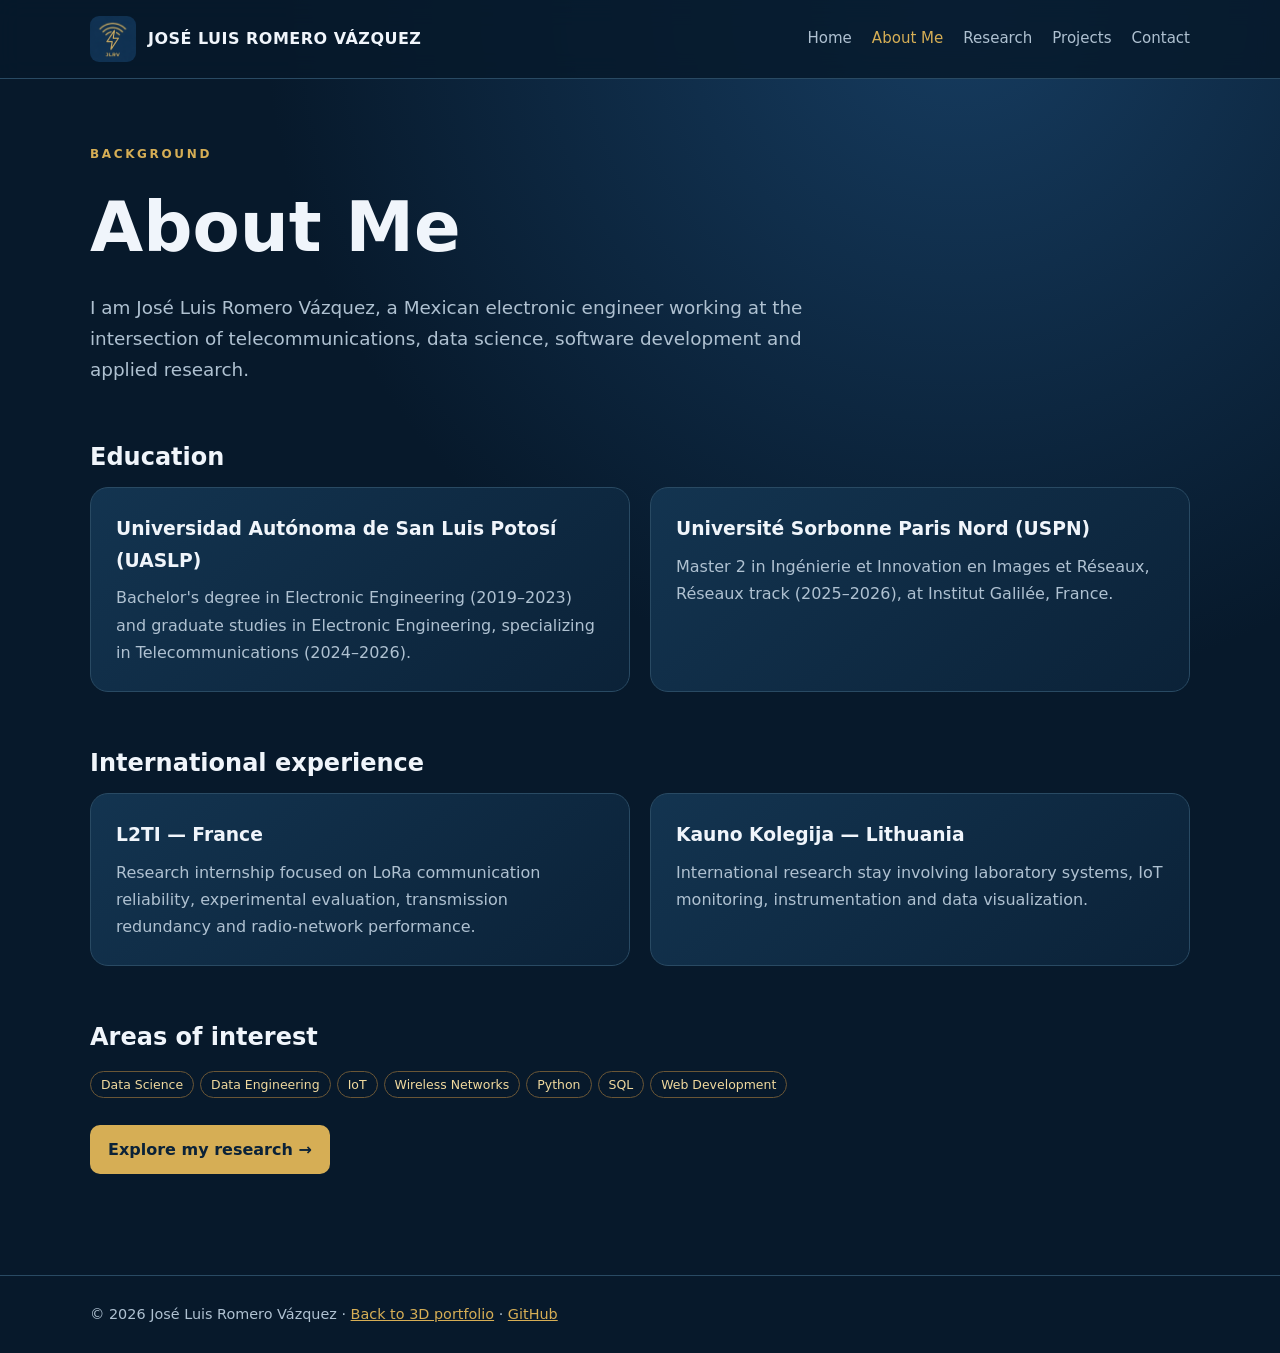
<file: about.html>
<!doctype html>
<html lang="en"><head><meta charset="utf-8"><meta name="viewport" content="width=device-width, initial-scale=1">
<title>About Me | Electronic Engineer and Researcher | José Luis Romero Vázquez</title>
<meta name="description" content="Learn about José Luis Romero Vázquez, his academic background at UASLP and Université Sorbonne Paris Nord, and his international engineering research experience."><meta name="robots" content="index,follow">
<link rel="canonical" href="https://joseluisromerovazquez.lat/about.html"><link rel="icon" href="/favicon-48.png" sizes="any"><link rel="icon" href="/favicon-48.png" type="image/png" sizes="48x48"><link rel="icon" href="/favicon-192.png" type="image/png" sizes="192x192">
<meta property="og:type" content="website"><meta property="og:title" content="About Me — Electronic Engineer and Researcher | José Luis Romero Vázquez"><meta property="og:description" content="Learn about José Luis Romero Vázquez, his academic background at UASLP and Université Sorbonne Paris Nord, and his international engineering research experience."><meta property="og:url" content="https://joseluisromerovazquez.lat/about.html"><meta property="og:image" content="https://joseluisromerovazquez.lat/Logo2.png"><meta name="twitter:card" content="summary">
<link rel="stylesheet" href="/styles.css"><script type="application/ld+json">{"@context":"https://schema.org","@type":"WebPage","name":"About Me — Electronic Engineer and Researcher","url":"https://joseluisromerovazquez.lat/about.html","description":"Learn about José Luis Romero Vázquez, his academic background at UASLP and Université Sorbonne Paris Nord, and his international engineering research experience.","isPartOf":{"@type":"WebSite","url":"https://joseluisromerovazquez.lat/","name":"José Luis Romero Vázquez"},"about":{"@type":"Person","@id":"https://joseluisromerovazquez.lat/#person","name":"José Luis Romero Vázquez"}}</script></head>
<body><header><div class="wrap nav"><a class="brand" href="/"><img src="/favicon-96.png" alt="JLRV logo" width="46" height="46"><span>JOSÉ LUIS ROMERO VÁZQUEZ</span></a><nav aria-label="Main navigation"><a href="/">Home</a><a href="/about.html" aria-current="page">About Me</a><a href="/research.html">Research</a><a href="/projects.html">Projects</a><a href="/contact.html">Contact</a></nav></div></header>
<main class="wrap"><div class="eyebrow">Background</div><h1>About Me</h1><p class="intro">I am José Luis Romero Vázquez, a Mexican electronic engineer working at the intersection of telecommunications, data science, software development and applied research.</p><section class="section"><h2>Education</h2><div class="grid"><article class="card"><h3>Universidad Autónoma de San Luis Potosí (UASLP)</h3><p>Bachelor's degree in Electronic Engineering (2019–2023) and graduate studies in Electronic Engineering, specializing in Telecommunications (2024–2026).</p></article><article class="card"><h3>Université Sorbonne Paris Nord (USPN)</h3><p>Master 2 in Ingénierie et Innovation en Images et Réseaux, Réseaux track (2025–2026), at Institut Galilée, France.</p></article></div></section><section class="section"><h2>International experience</h2><div class="grid"><article class="card"><h3>L2TI — France</h3><p>Research internship focused on LoRa communication reliability, experimental evaluation, transmission redundancy and radio-network performance.</p></article><article class="card"><h3>Kauno Kolegija — Lithuania</h3><p>International research stay involving laboratory systems, IoT monitoring, instrumentation and data visualization.</p></article></div></section><section class="section"><h2>Areas of interest</h2><p><span class="tag">Data Science</span><span class="tag">Data Engineering</span><span class="tag">IoT</span><span class="tag">Wireless Networks</span><span class="tag">Python</span><span class="tag">SQL</span><span class="tag">Web Development</span></p><a class="button" href="/research.html">Explore my research →</a></section></main>
<footer><div class="wrap">© 2026 José Luis Romero Vázquez · <a href="/">Back to 3D portfolio</a> · <a href="https://github.com/0311869uaslp-a11y" rel="me noopener noreferrer">GitHub</a></div></footer></body></html>
</file>
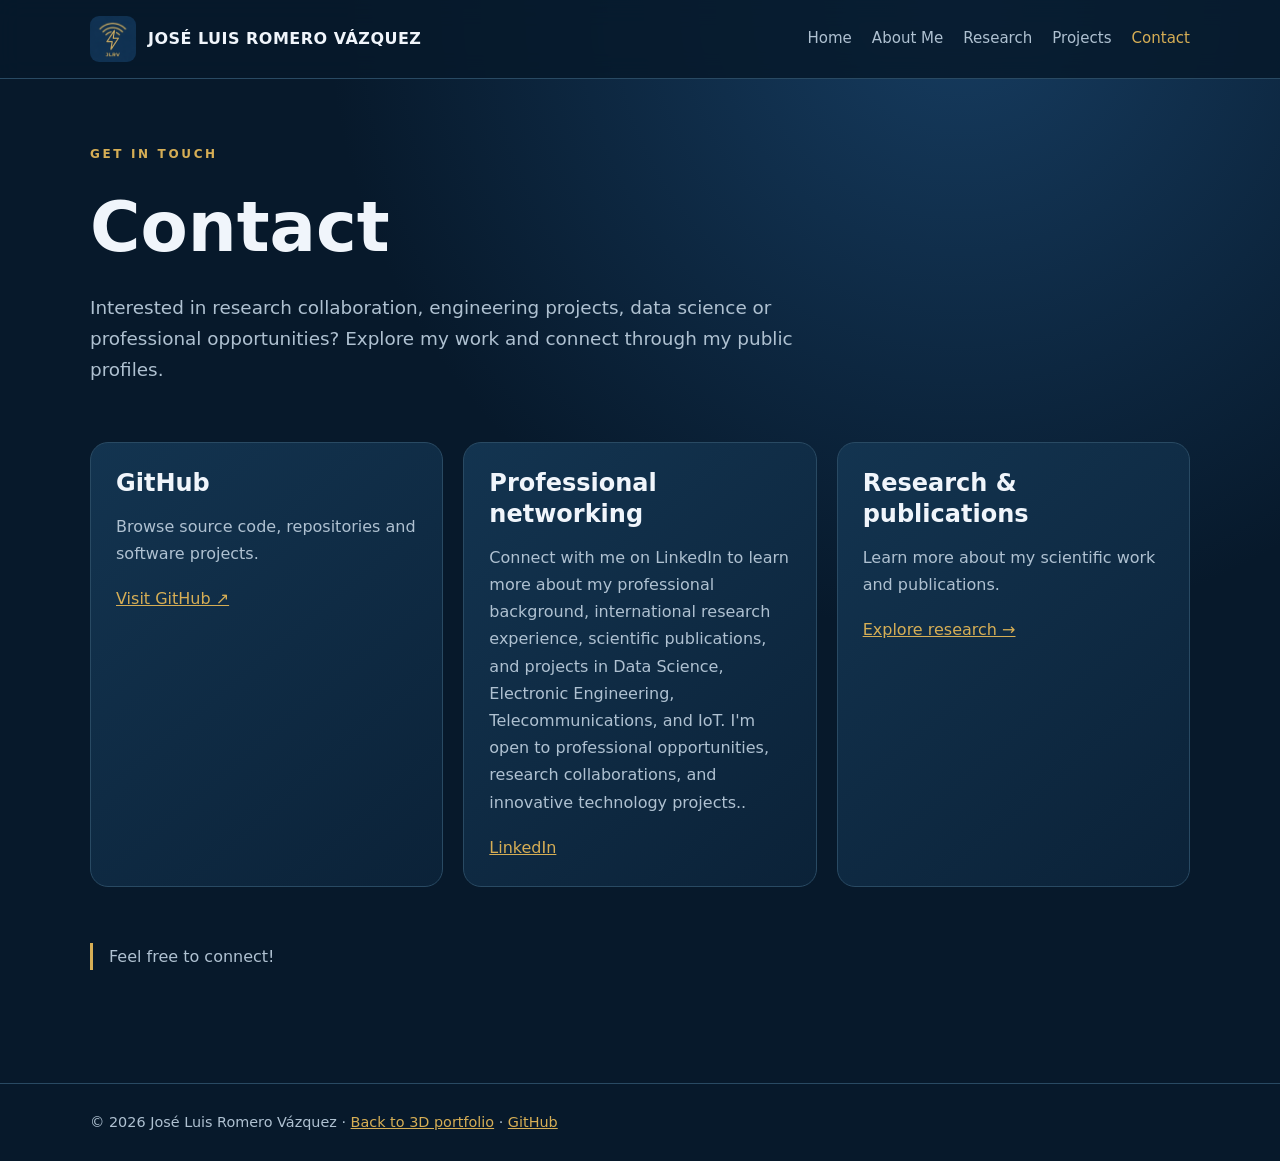
<file: contact.html>
<!doctype html>
<html lang="en"><head><meta charset="utf-8"><meta name="viewport" content="width=device-width, initial-scale=1">
<title>Contact &amp; Professional Profiles | José Luis Romero Vázquez</title>
<meta name="description" content="Contact José Luis Romero Vázquez and find his GitHub profile, research portfolio and professional information."><meta name="robots" content="index,follow">
<link rel="canonical" href="https://joseluisromerovazquez.lat/contact.html"><link rel="icon" href="/favicon-48.png" sizes="any"><link rel="icon" href="/favicon-48.png" type="image/png" sizes="48x48"><link rel="icon" href="/favicon-192.png" type="image/png" sizes="192x192">
<meta property="og:type" content="website"><meta property="og:title" content="Contact &amp; Professional Profiles | José Luis Romero Vázquez"><meta property="og:description" content="Contact José Luis Romero Vázquez and find his GitHub profile, research portfolio and professional information."><meta property="og:url" content="https://joseluisromerovazquez.lat/contact.html"><meta property="og:image" content="https://joseluisromerovazquez.lat/Logo2.png"><meta name="twitter:card" content="summary">
<link rel="stylesheet" href="/styles.css"><script type="application/ld+json">{"@context":"https://schema.org","@type":"WebPage","name":"Contact & Professional Profiles","url":"https://joseluisromerovazquez.lat/contact.html","description":"Contact José Luis Romero Vázquez and find his GitHub profile, research portfolio and professional information.","isPartOf":{"@type":"WebSite","url":"https://joseluisromerovazquez.lat/","name":"José Luis Romero Vázquez"},"about":{"@type":"Person","@id":"https://joseluisromerovazquez.lat/#person","name":"José Luis Romero Vázquez"}}</script></head>
<body><header><div class="wrap nav"><a class="brand" href="/"><img src="/favicon-96.png" alt="JLRV logo" width="46" height="46"><span>JOSÉ LUIS ROMERO VÁZQUEZ</span></a><nav aria-label="Main navigation"><a href="/">Home</a><a href="/about.html">About Me</a><a href="/research.html">Research</a><a href="/projects.html">Projects</a><a href="/contact.html" aria-current="page">Contact</a></nav></div></header>
<main class="wrap"><div class="eyebrow">Get in touch</div><h1>Contact</h1><p class="intro">Interested in research collaboration, engineering projects, data science or professional opportunities? Explore my work and connect through my public profiles.</p><section class="section"><div class="grid"><article class="card"><h2>GitHub</h2><p>Browse source code, repositories and software projects.</p><a href="https://github.com/0311869uaslp-a11y" rel="me noopener noreferrer">Visit GitHub ↗</a></article><article class="card"><h2>Professional networking</h2><p>Connect with me on LinkedIn to learn more about my professional background, international research experience, scientific publications, and projects in Data Science, Electronic Engineering, Telecommunications, and IoT. I'm open to professional opportunities, research collaborations, and innovative technology projects..</p><a href="www.linkedin.com/in/josé-luis-romero-vázquez-486569209">LinkedIn</a></article><article class="card"><h2>Research & publications</h2><p>Learn more about my scientific work and publications.</p><a href="/research.html">Explore research →</a></article></div></section><section class="section"><p class="note">Feel free to connect!</p></section></main>
<footer><div class="wrap">© 2026 José Luis Romero Vázquez · <a href="/">Back to 3D portfolio</a> · <a href="https://github.com/0311869uaslp-a11y" rel="me noopener noreferrer">GitHub</a></div></footer></body></html>
</file>
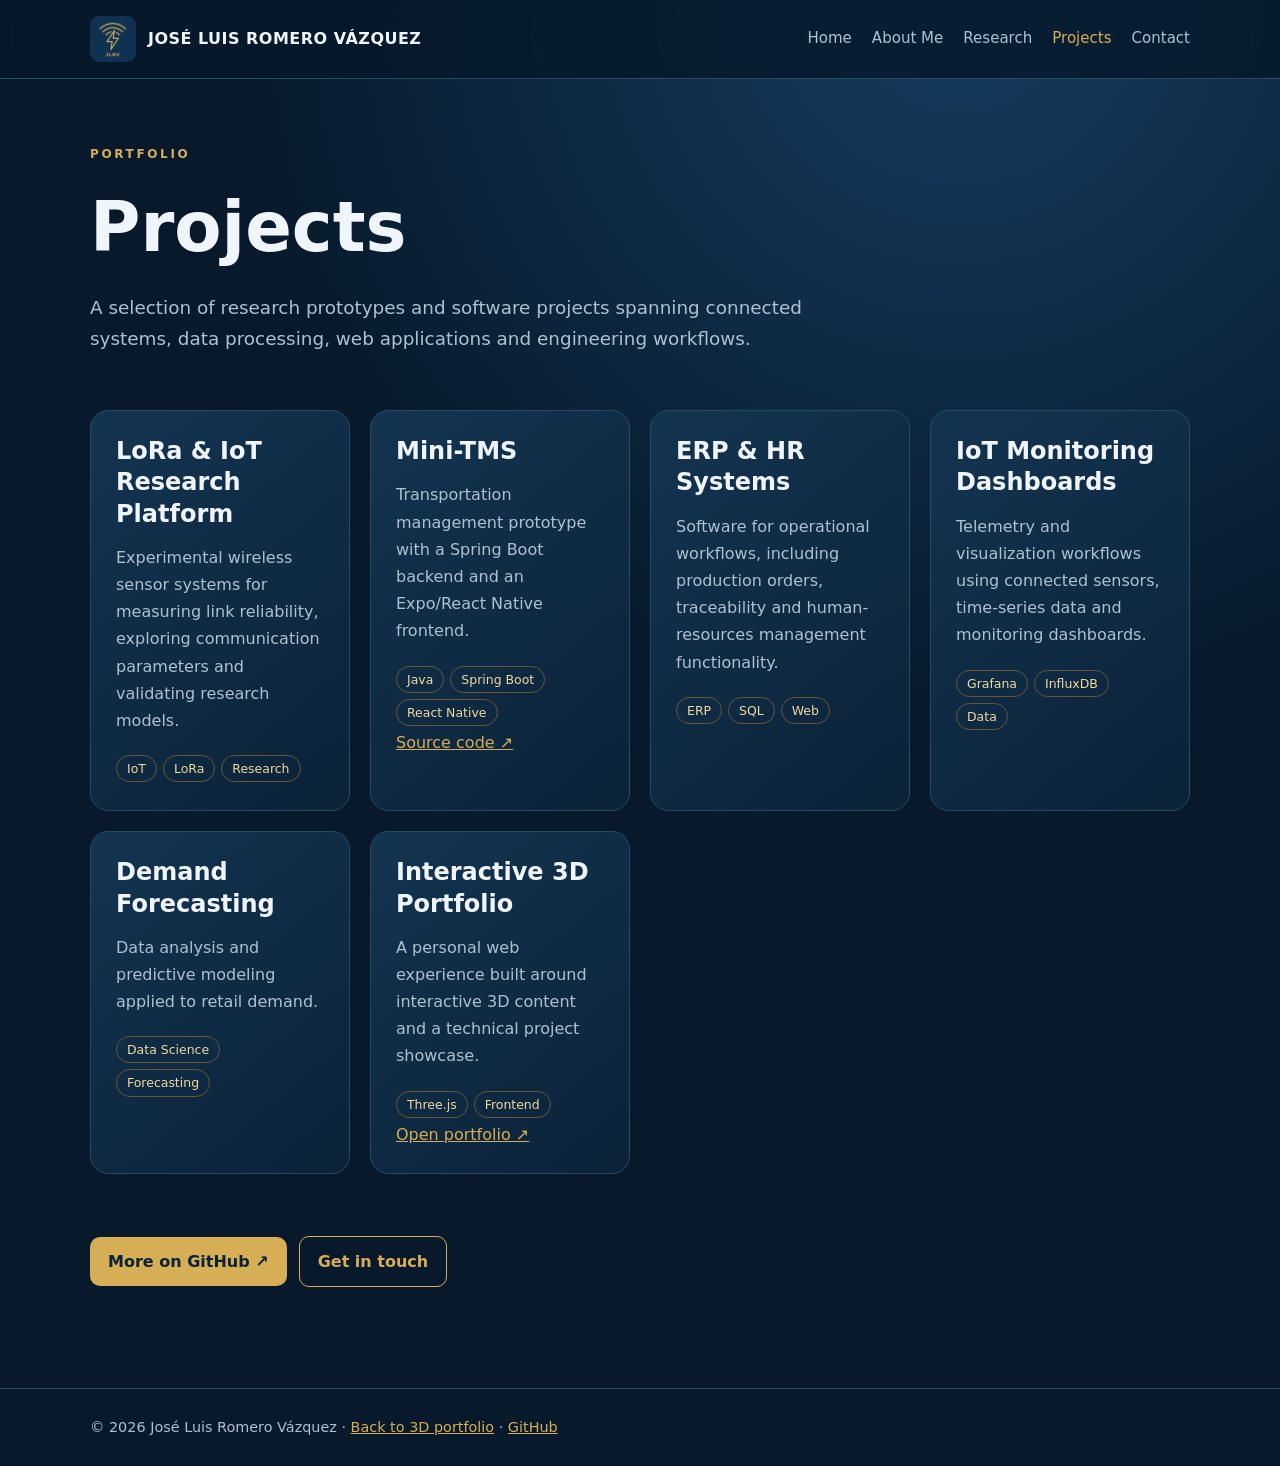
<file: projects.html>
<!doctype html>
<html lang="en"><head><meta charset="utf-8"><meta name="viewport" content="width=device-width, initial-scale=1">
<title>Engineering &amp; Data Projects | José Luis Romero Vázquez</title>
<meta name="description" content="Explore José Luis Romero Vázquez’s engineering, data science, IoT, software development and automation projects, with links to code and demonstrations."><meta name="robots" content="index,follow">
<link rel="canonical" href="https://joseluisromerovazquez.lat/projects.html"><link rel="icon" href="/favicon.ico" sizes="any"><link rel="icon" href="/favicon-48.png" type="image/png" sizes="48x48"><link rel="icon" href="/favicon-192.png" type="image/png" sizes="192x192">
<meta property="og:type" content="website"><meta property="og:title" content="Engineering &amp; Data Projects | José Luis Romero Vázquez"><meta property="og:description" content="Explore José Luis Romero Vázquez’s engineering, data science, IoT, software development and automation projects, with links to code and demonstrations."><meta property="og:url" content="https://joseluisromerovazquez.lat/projects.html"><meta property="og:image" content="https://joseluisromerovazquez.lat/Logo2.png"><meta name="twitter:card" content="summary">
<link rel="stylesheet" href="/styles.css"><script type="application/ld+json">{"@context":"https://schema.org","@type":"WebPage","name":"Engineering & Data Projects","url":"https://joseluisromerovazquez.lat/projects.html","description":"Explore José Luis Romero Vázquez’s engineering, data science, IoT, software development and automation projects, with links to code and demonstrations.","isPartOf":{"@type":"WebSite","url":"https://joseluisromerovazquez.lat/","name":"José Luis Romero Vázquez"},"about":{"@type":"Person","@id":"https://joseluisromerovazquez.lat/#person","name":"José Luis Romero Vázquez"}}</script></head>
<body><header><div class="wrap nav"><a class="brand" href="/"><img src="/favicon-96.png" alt="JLRV logo" width="46" height="46"><span>JOSÉ LUIS ROMERO VÁZQUEZ</span></a><nav aria-label="Main navigation"><a href="/">Home</a><a href="/about.html">About Me</a><a href="/research.html">Research</a><a href="/projects.html" aria-current="page">Projects</a><a href="/contact.html">Contact</a></nav></div></header>
<main class="wrap"><div class="eyebrow">Portfolio</div><h1>Projects</h1><p class="intro">A selection of research prototypes and software projects spanning connected systems, data processing, web applications and engineering workflows.</p><section class="section"><div class="grid"><article class="card"><h2>LoRa & IoT Research Platform</h2><p>Experimental wireless sensor systems for measuring link reliability, exploring communication parameters and validating research models.</p><span class="tag">IoT</span><span class="tag">LoRa</span><span class="tag">Research</span></article><article class="card"><h2>Mini-TMS</h2><p>Transportation management prototype with a Spring Boot backend and an Expo/React Native frontend.</p><span class="tag">Java</span><span class="tag">Spring Boot</span><span class="tag">React Native</span><p><a href="https://github.com/0311869uaslp-a11y/mini-tms" rel="noopener noreferrer">Source code ↗</a></p></article><article class="card"><h2>ERP & HR Systems</h2><p>Software for operational workflows, including production orders, traceability and human-resources management functionality.</p><span class="tag">ERP</span><span class="tag">SQL</span><span class="tag">Web</span></article><article class="card"><h2>IoT Monitoring Dashboards</h2><p>Telemetry and visualization workflows using connected sensors, time-series data and monitoring dashboards.</p><span class="tag">Grafana</span><span class="tag">InfluxDB</span><span class="tag">Data</span></article><article class="card"><h2>Demand Forecasting</h2><p>Data analysis and predictive modeling applied to retail demand.</p><span class="tag">Data Science</span><span class="tag">Forecasting</span></article><article class="card"><h2>Interactive 3D Portfolio</h2><p>A personal web experience built around interactive 3D content and a technical project showcase.</p><span class="tag">Three.js</span><span class="tag">Frontend</span><p><a href="/">Open portfolio ↗</a></p></article></div></section><section class="section"><a class="button" href="https://github.com/0311869uaslp-a11y" rel="noopener noreferrer">More on GitHub ↗</a><a class="button secondary" href="/contact.html">Get in touch</a></section></main>
<footer><div class="wrap">© 2026 José Luis Romero Vázquez · <a href="/">Back to 3D portfolio</a> · <a href="https://github.com/0311869uaslp-a11y" rel="me noopener noreferrer">GitHub</a></div></footer></body></html>
</file>
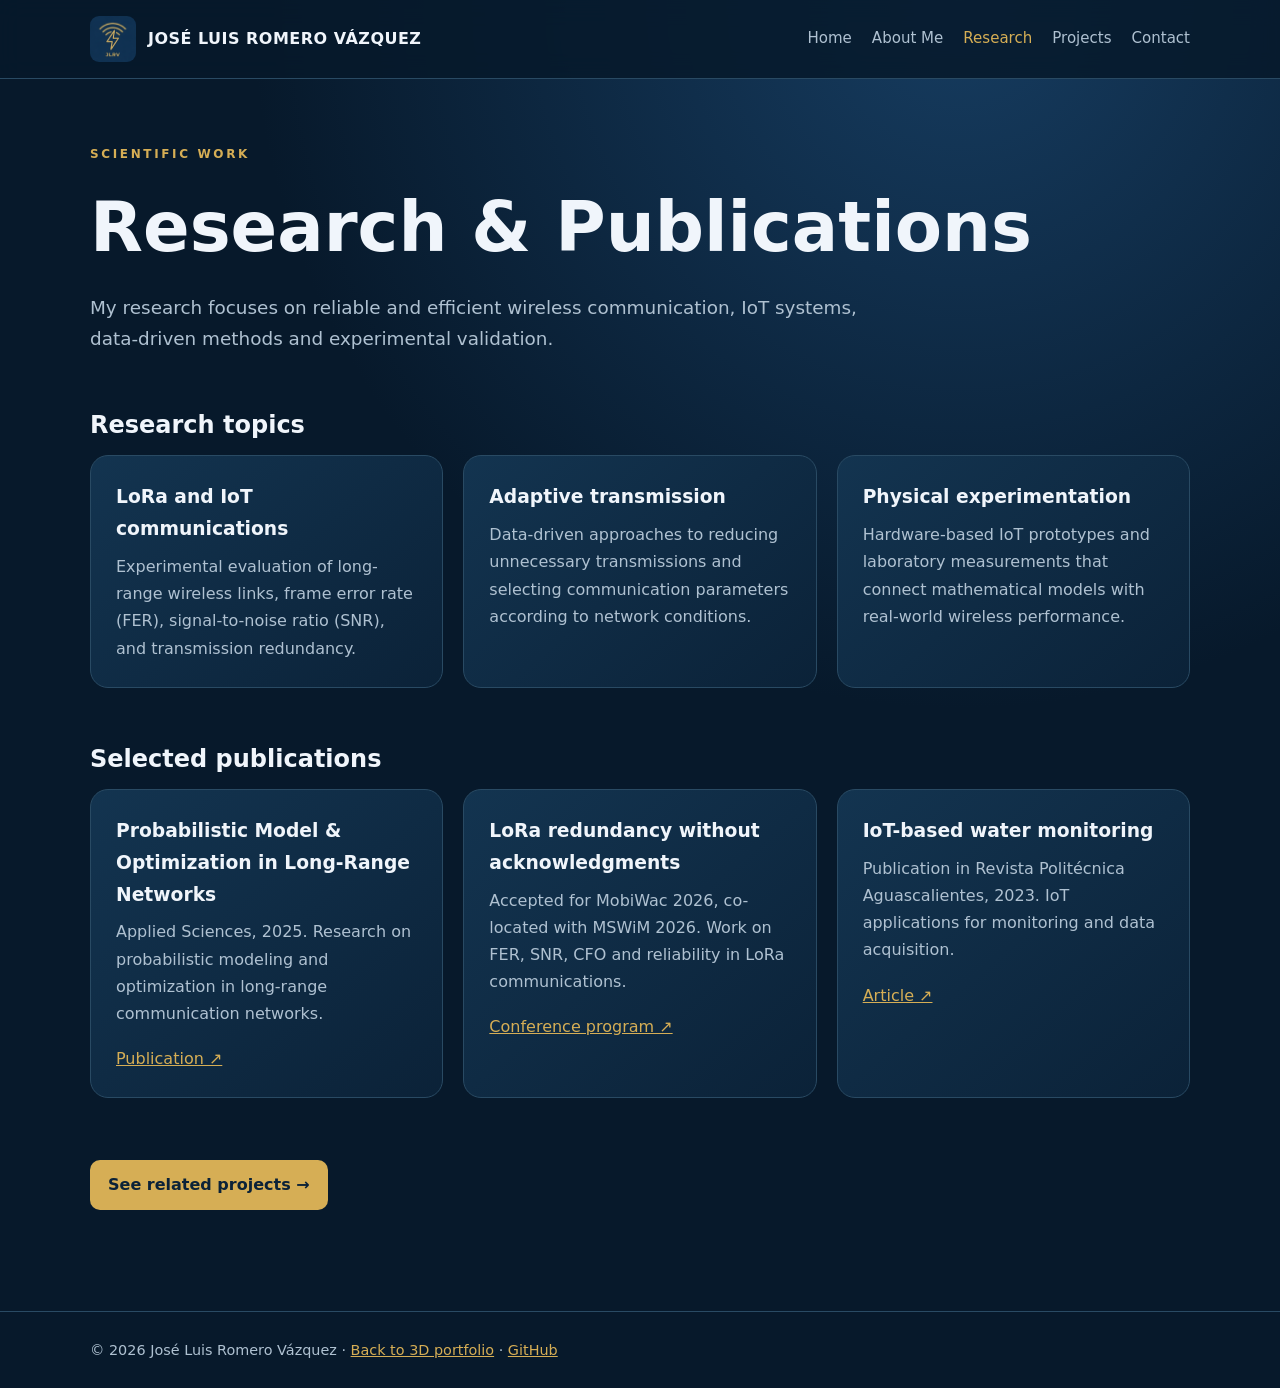
<file: research.html>
<!doctype html>
<html lang="en"><head><meta charset="utf-8"><meta name="viewport" content="width=device-width, initial-scale=1">
<title>Research &amp; Publications | José Luis Romero Vázquez</title>
<meta name="description" content="Explore José Luis Romero Vázquez’s scientific research on LoRa, IoT, wireless networks, experimental communications and data-driven optimization."><meta name="robots" content="index,follow">
<link rel="canonical" href="https://joseluisromerovazquez.lat/research.html"><link rel="icon" href="/favicon.ico" sizes="any"><link rel="icon" href="/favicon-48.png" type="image/png" sizes="48x48"><link rel="icon" href="/favicon-192.png" type="image/png" sizes="192x192">
<meta property="og:type" content="website"><meta property="og:title" content="Research &amp; Publications | José Luis Romero Vázquez"><meta property="og:description" content="Explore José Luis Romero Vázquez’s scientific research on LoRa, IoT, wireless networks, experimental communications and data-driven optimization."><meta property="og:url" content="https://joseluisromerovazquez.lat/research.html"><meta property="og:image" content="https://joseluisromerovazquez.lat/Logo2.png"><meta name="twitter:card" content="summary">
<link rel="stylesheet" href="/styles.css"><script type="application/ld+json">{"@context":"https://schema.org","@type":"WebPage","name":"Research & Publications","url":"https://joseluisromerovazquez.lat/research.html","description":"Explore José Luis Romero Vázquez’s scientific research on LoRa, IoT, wireless networks, experimental communications and data-driven optimization.","isPartOf":{"@type":"WebSite","url":"https://joseluisromerovazquez.lat/","name":"José Luis Romero Vázquez"},"about":{"@type":"Person","@id":"https://joseluisromerovazquez.lat/#person","name":"José Luis Romero Vázquez"}}</script></head>
<body><header><div class="wrap nav"><a class="brand" href="/"><img src="/favicon-96.png" alt="JLRV logo" width="46" height="46"><span>JOSÉ LUIS ROMERO VÁZQUEZ</span></a><nav aria-label="Main navigation"><a href="/">Home</a><a href="/about.html">About Me</a><a href="/research.html" aria-current="page">Research</a><a href="/projects.html">Projects</a><a href="/contact.html">Contact</a></nav></div></header>
<main class="wrap"><div class="eyebrow">Scientific work</div><h1>Research & Publications</h1><p class="intro">My research focuses on reliable and efficient wireless communication, IoT systems, data-driven methods and experimental validation.</p><section class="section"><h2>Research topics</h2><div class="grid"><article class="card"><h3>LoRa and IoT communications</h3><p>Experimental evaluation of long-range wireless links, frame error rate (FER), signal-to-noise ratio (SNR), and transmission redundancy.</p></article><article class="card"><h3>Adaptive transmission</h3><p>Data-driven approaches to reducing unnecessary transmissions and selecting communication parameters according to network conditions.</p></article><article class="card"><h3>Physical experimentation</h3><p>Hardware-based IoT prototypes and laboratory measurements that connect mathematical models with real-world wireless performance.</p></article></div></section><section class="section"><h2>Selected publications</h2><div class="grid"><article class="card"><h3>Probabilistic Model & Optimization in Long-Range Networks</h3><p>Applied Sciences, 2025. Research on probabilistic modeling and optimization in long-range communication networks.</p><a href="https://www.mdpi.com/2076-3417/15/4/1873">Publication ↗</a></article><article class="card"><h3>LoRa redundancy without acknowledgments</h3><p>Accepted for MobiWac 2026, co-located with MSWiM 2026. Work on FER, SNR, CFO and reliability in LoRa communications.</p><a href="https://mswimconf.com/2026/program.html#S1571061015" rel="noopener noreferrer">Conference program ↗</a></article><article class="card"><h3>IoT-based water monitoring</h3><p>Publication in Revista Politécnica Aguascalientes, 2023. IoT applications for monitoring and data acquisition.</p><a href="https://revistapolitecnicaags.upa.edu.mx/wp-content/uploads/2023/12/V2117.pdf">Article ↗</a></article></div></section><section class="section"><a class="button" href="/projects.html">See related projects →</a></section></main>
<footer><div class="wrap">© 2026 José Luis Romero Vázquez · <a href="/">Back to 3D portfolio</a> · <a href="https://github.com/0311869uaslp-a11y" rel="me noopener noreferrer">GitHub</a></div></footer></body></html>
</file>
<file: styles.css>
:root{color-scheme:dark;--bg:#07192b;--panel:#102b45;--text:#f0f5fb;--muted:#afc1d1;--gold:#d6ae55;--line:#294a63}*{box-sizing:border-box}html{scroll-behavior:smooth}body{margin:0;font:16px/1.7 system-ui,-apple-system,Segoe UI,Roboto,Arial,sans-serif;color:var(--text);background:radial-gradient(circle at 75% 0,#163c60 0,transparent 42%),var(--bg)}a{color:var(--gold)}a:hover{color:#f3d792}.wrap{width:min(1100px,calc(100% - 40px));margin:auto}header{border-bottom:1px solid var(--line);background:#07192bd9;position:sticky;top:0;z-index:3;backdrop-filter:blur(12px)}.nav{display:flex;align-items:center;justify-content:space-between;gap:18px;min-height:78px;flex-wrap:wrap}.brand{display:flex;align-items:center;gap:12px;text-decoration:none;color:var(--text);font-weight:800;letter-spacing:.03em}.brand img{width:46px;height:46px;border-radius:9px}nav{display:flex;gap:20px;flex-wrap:wrap}nav a{text-decoration:none;color:var(--muted);font-size:.94rem}nav a[aria-current=page],nav a:hover{color:var(--gold)}main{padding:65px 0 95px}.eyebrow{text-transform:uppercase;letter-spacing:.22em;font-size:.75rem;font-weight:700;color:var(--gold)}h1{font-size:clamp(2.4rem,6vw,4.3rem);line-height:1.15;margin:.35em 0}h2{font-size:1.5rem;line-height:1.3;margin:0 0 14px}h3{margin:0 0 8px}p{margin:0 0 18px;color:var(--muted)}.intro{font-size:1.15rem;max-width:770px}.section{margin-top:56px}.grid{display:grid;grid-template-columns:repeat(auto-fit,minmax(260px,1fr));gap:20px}.card{padding:25px;background:linear-gradient(140deg,#133450,#0b2238);border:1px solid var(--line);border-radius:18px}.card p:last-child{margin-bottom:0}.tag{display:inline-block;color:#f0d99e;border:1px solid #6a5636;padding:2px 10px;border-radius:50px;font-size:.78rem;margin:3px 6px 3px 0}.button{display:inline-block;text-decoration:none;background:var(--gold);color:#0b2238;font-weight:800;border-radius:10px;padding:11px 18px;margin:6px 12px 6px 0}.button.secondary{background:transparent;color:var(--gold);border:1px solid var(--gold)}footer{border-top:1px solid var(--line);padding:26px 0;color:var(--muted);font-size:.9rem}.small{font-size:.9rem}.note{border-left:3px solid var(--gold);padding-left:16px}.links a{display:inline-block;margin:0 16px 12px 0}@media(max-width:700px){.nav{padding:14px 0}nav{gap:12px}main{padding-top:42px}}
</file>
